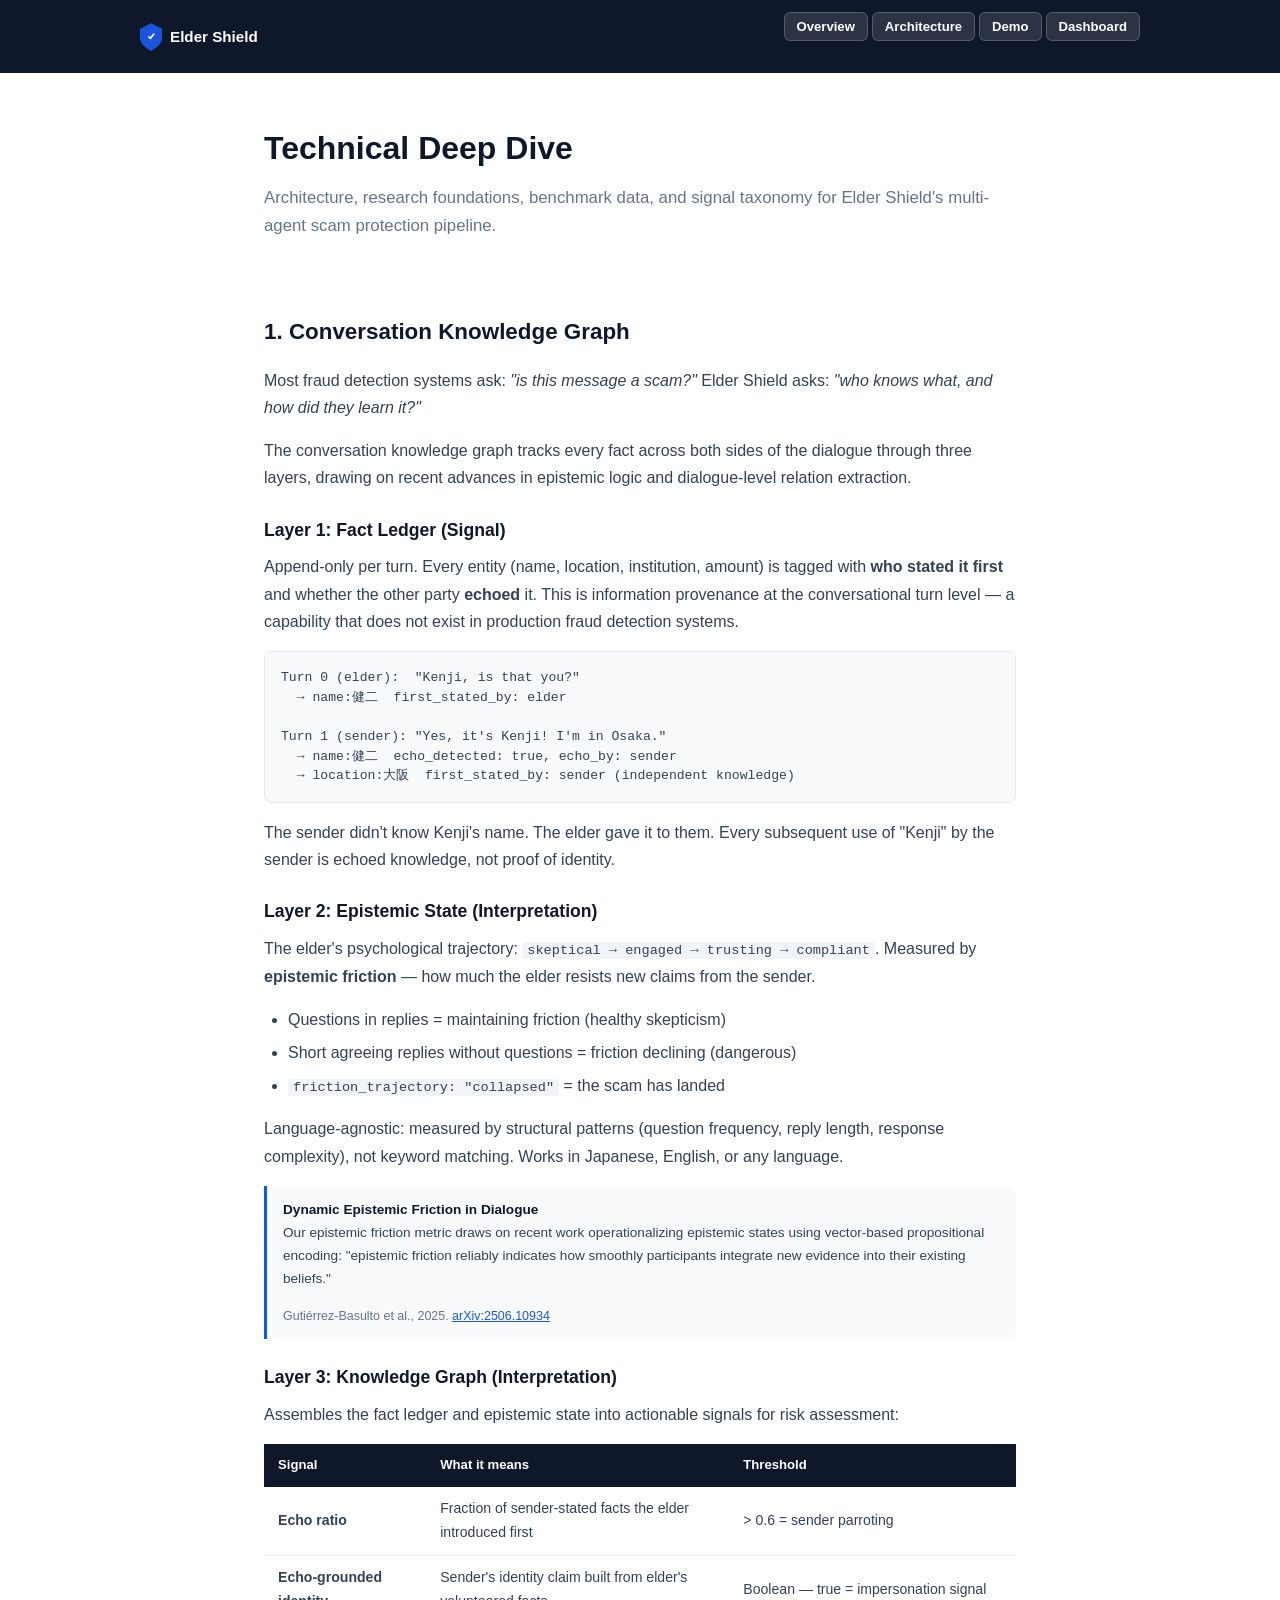
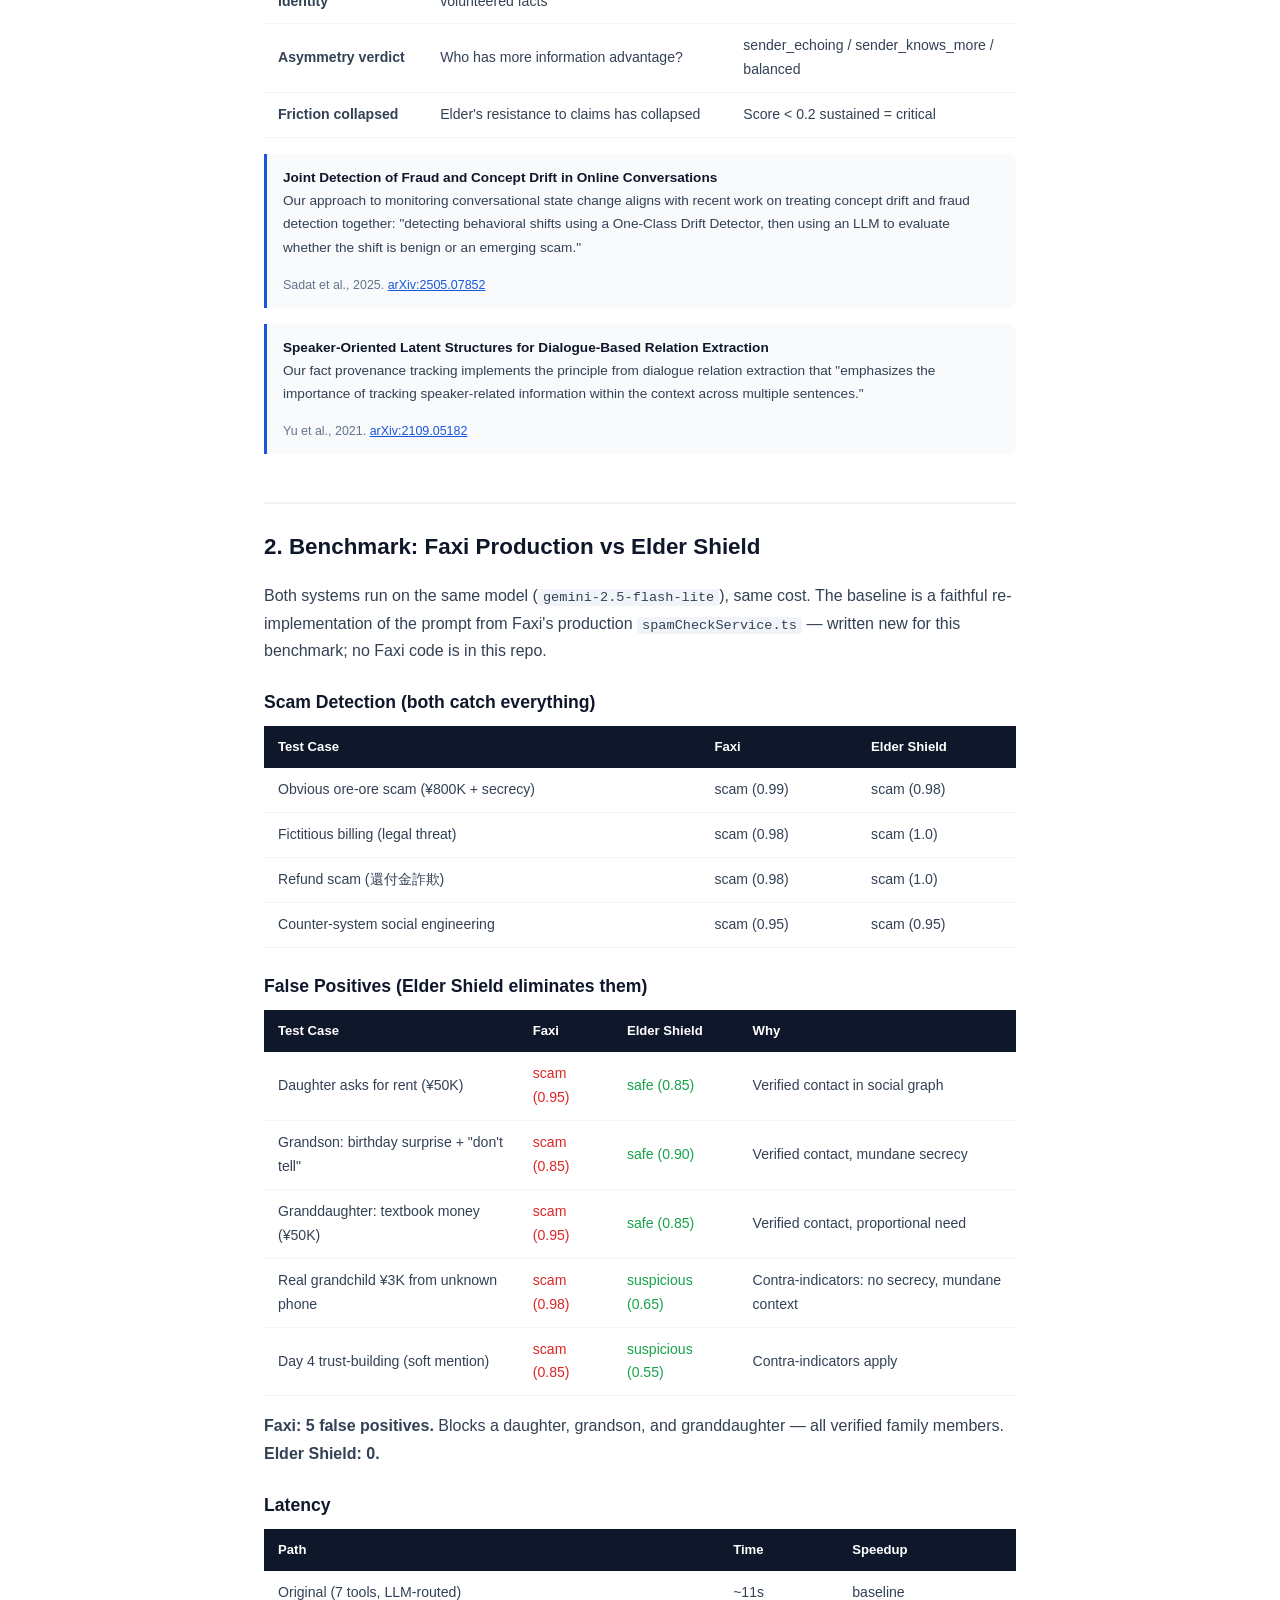
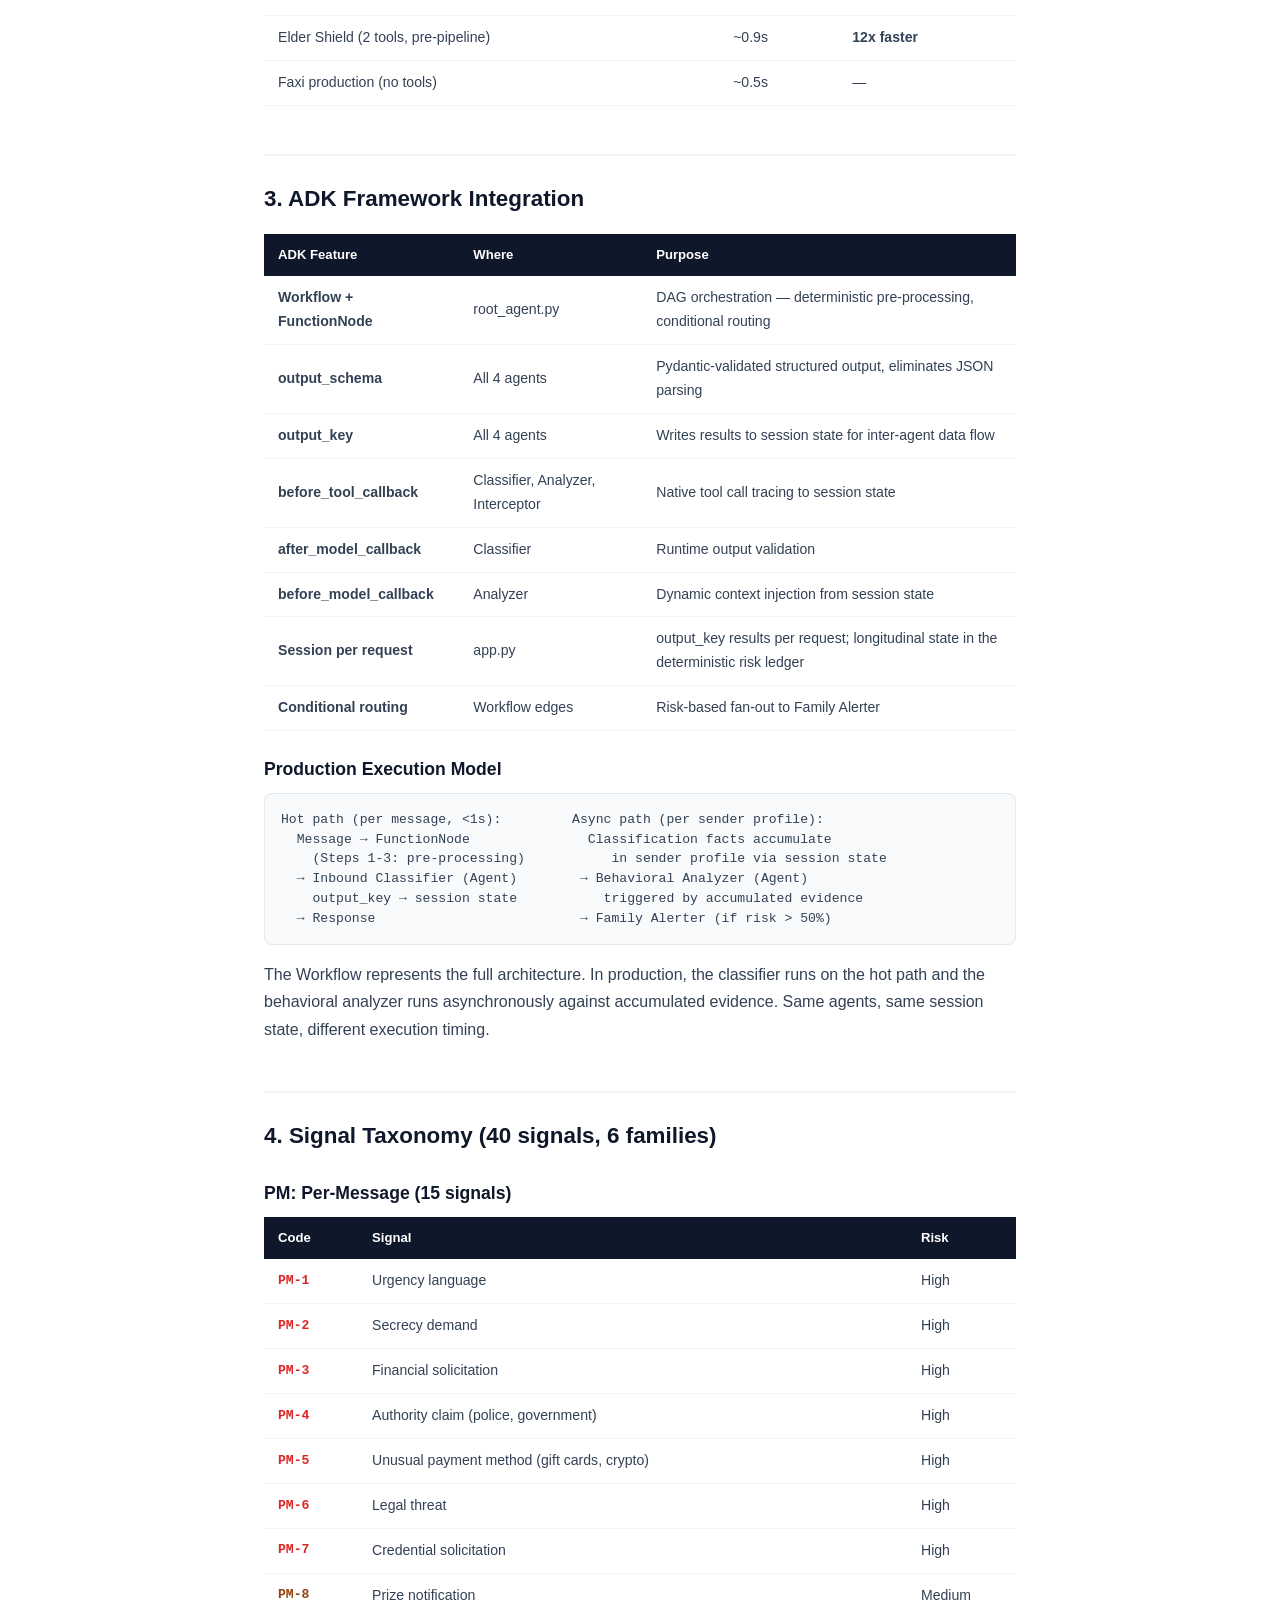
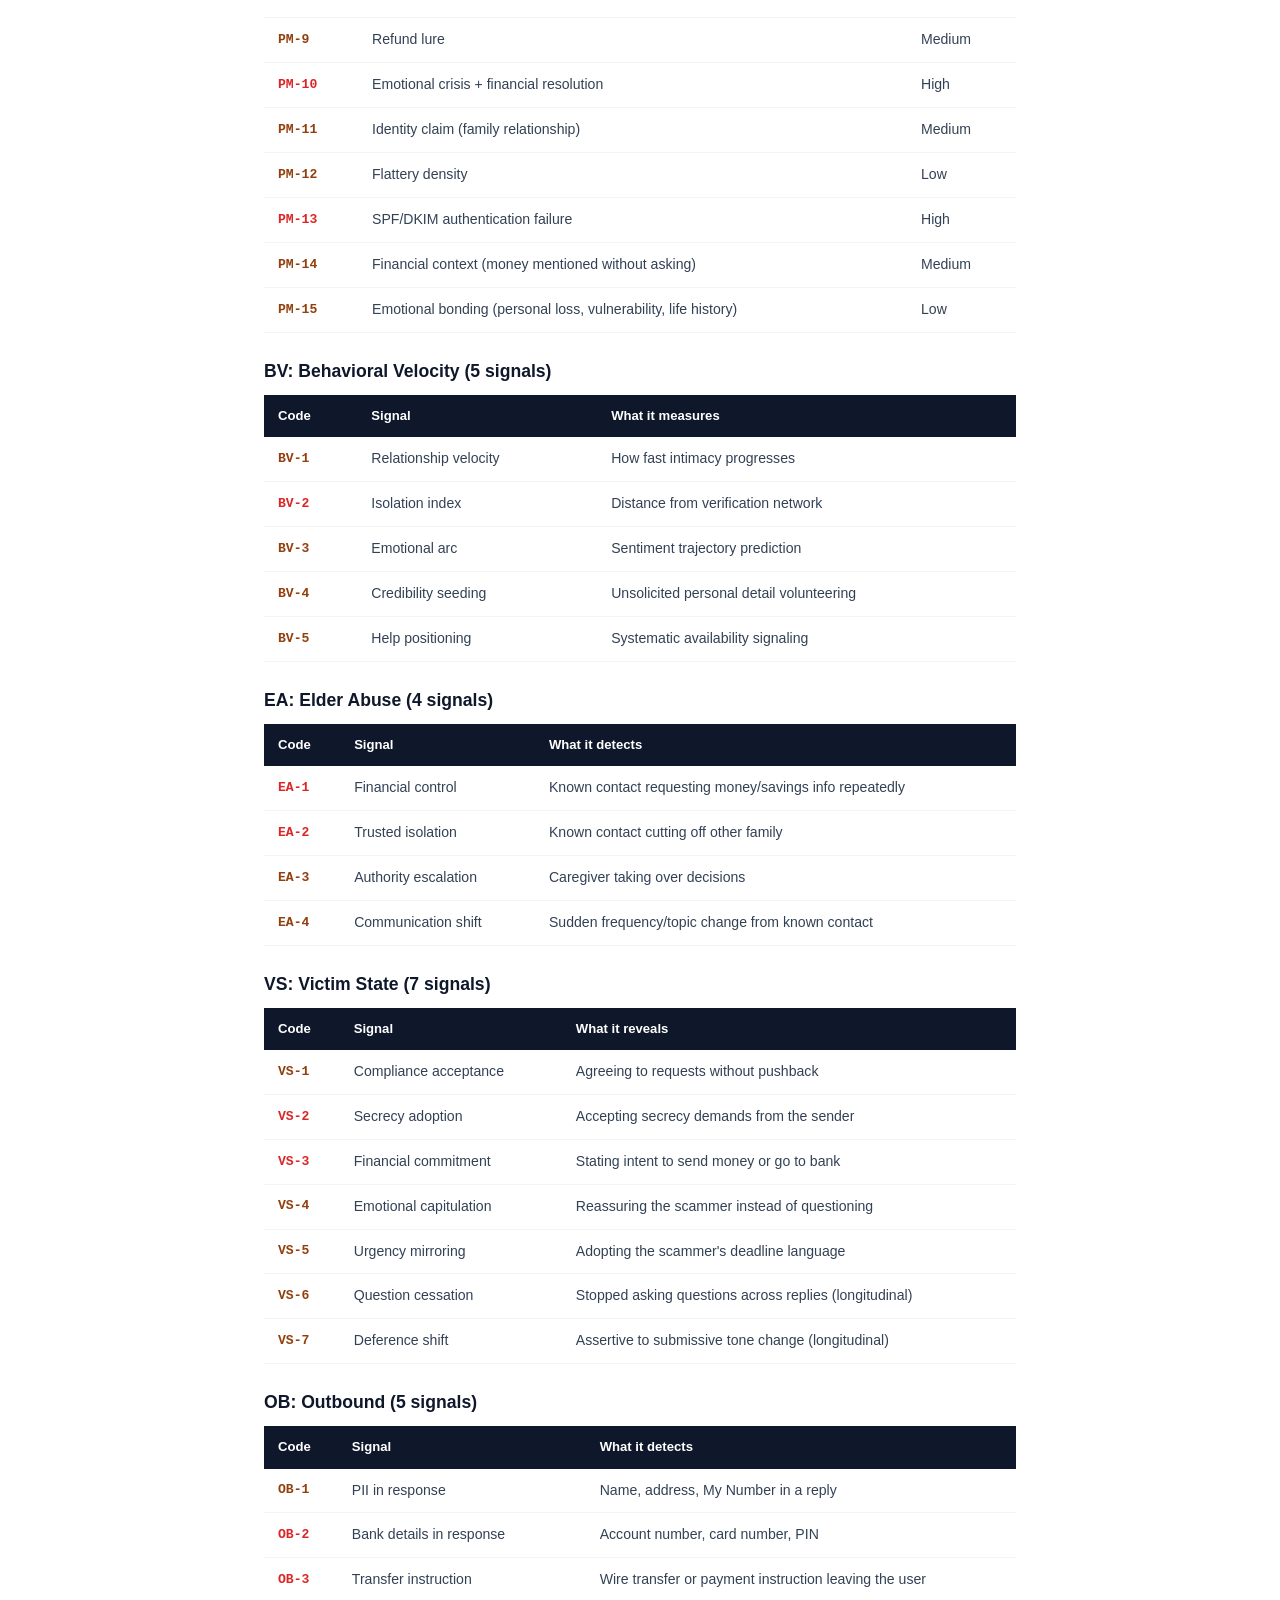
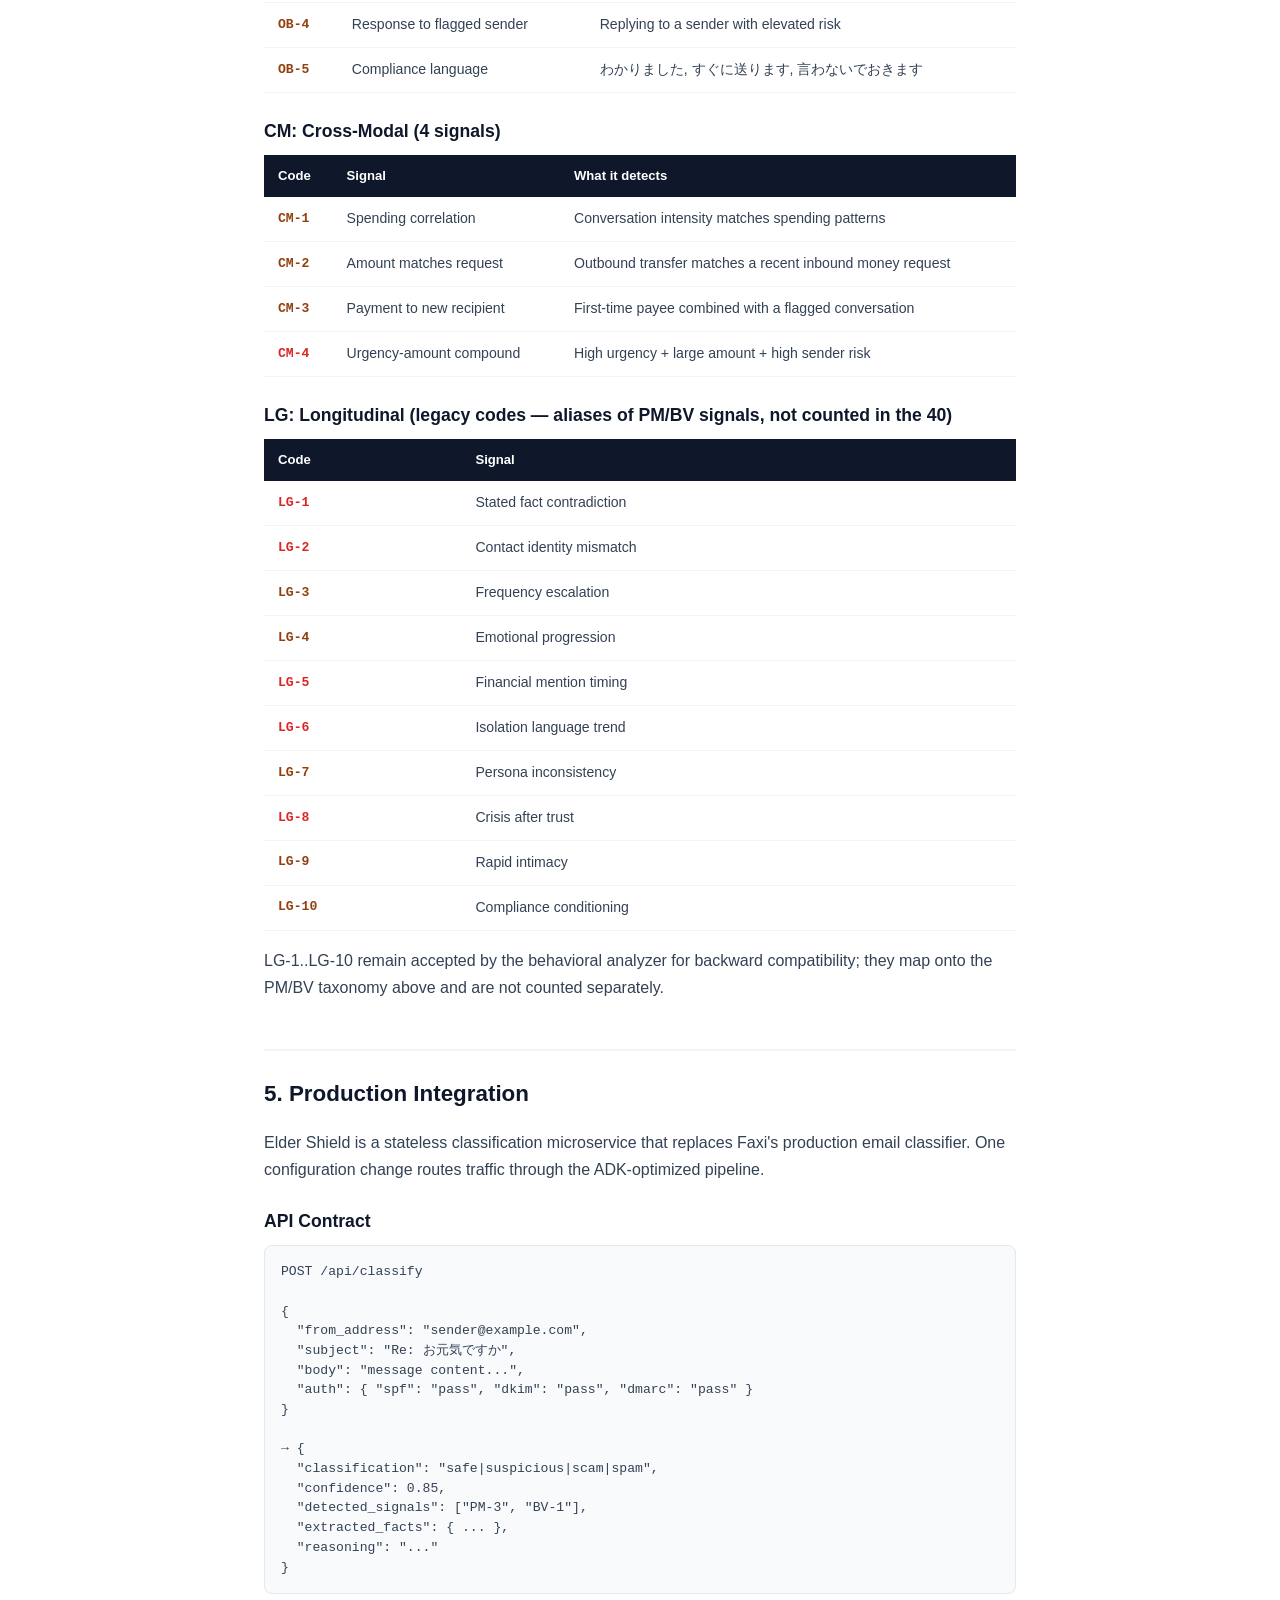
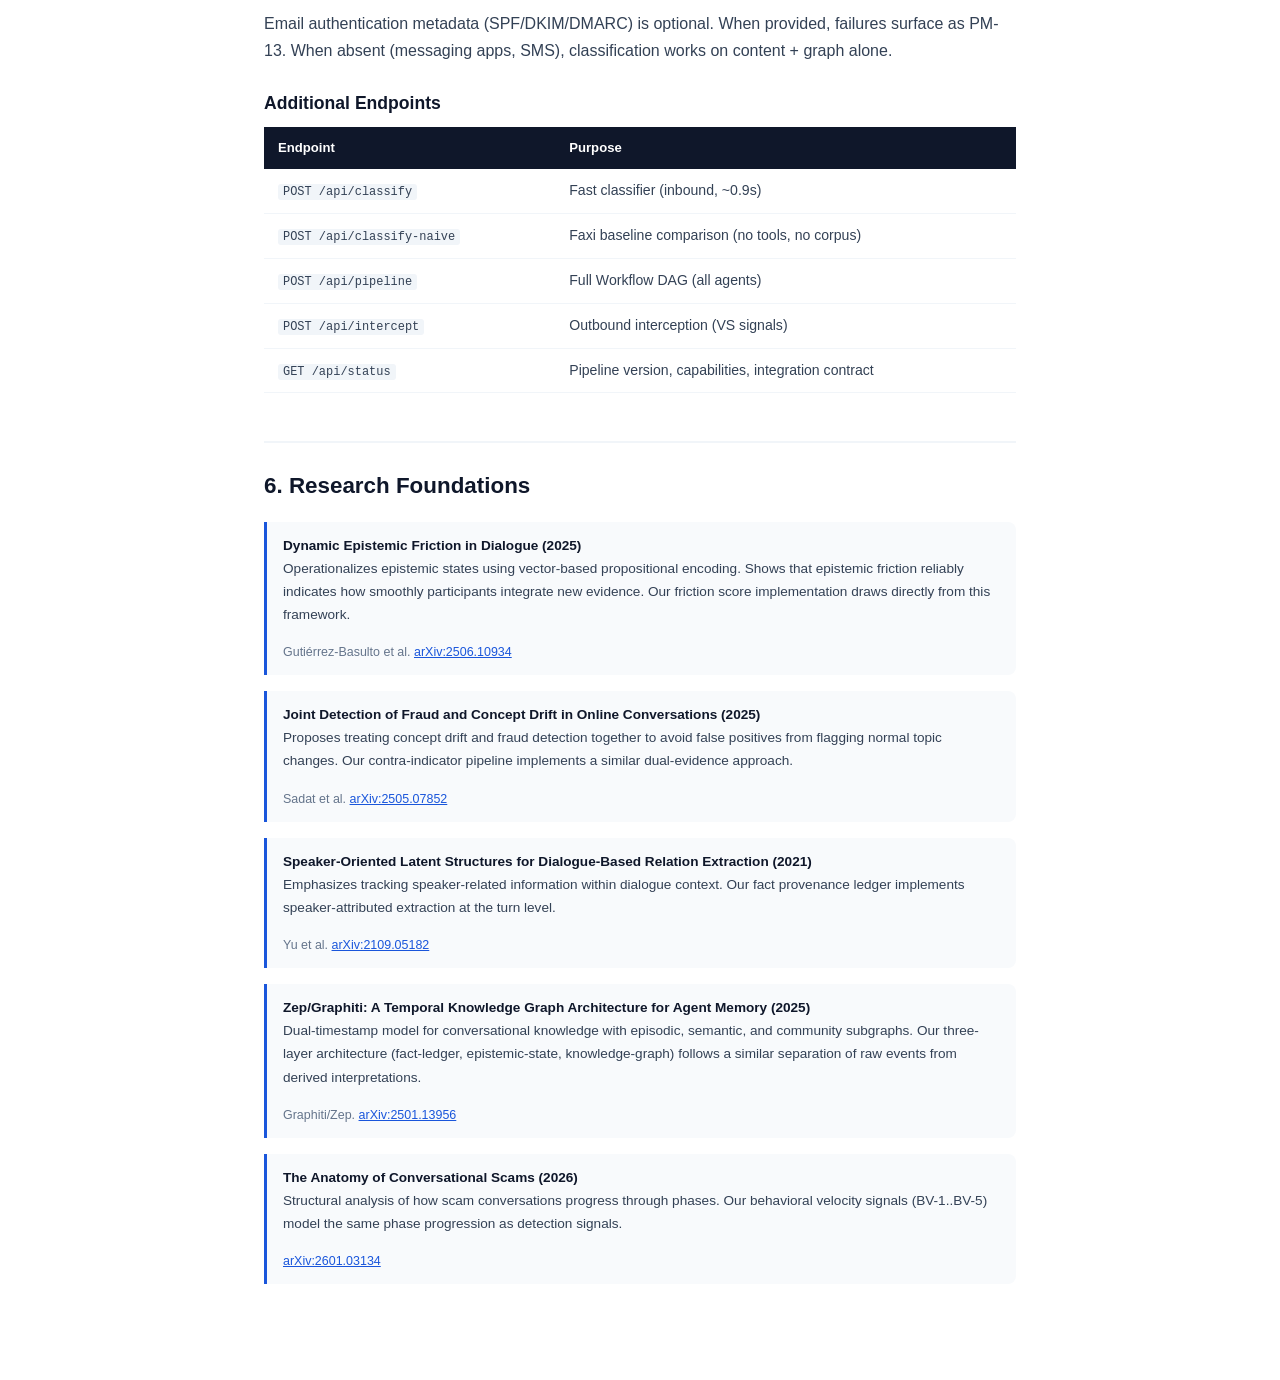
<file: web/technical.html>
<!DOCTYPE html>
<html lang="en">
<head>
  <meta charset="UTF-8">
  <meta name="viewport" content="width=device-width, initial-scale=1.0">
  <title>Elder Shield — Technical Deep Dive</title>
  <style>
    *, *::before, *::after { box-sizing: border-box; margin: 0; padding: 0; }
    :root {
      --navy:       #0f172a;
      --blue:       #1a56db;
      --blue-light: #dbeafe;
      --green:      #16a34a;
      --green-bg:   #f0fdf4;
      --yellow:     #f59e0b;
      --orange:     #ea580c;
      --red:        #dc2626;
      --red-bg:     #fef2f2;
      --gray-50:    #f8fafc;
      --gray-100:   #f1f5f9;
      --gray-200:   #e2e8f0;
      --gray-300:   #cbd5e1;
      --gray-400:   #94a3b8;
      --gray-500:   #64748b;
      --gray-600:   #475569;
      --gray-700:   #334155;
      --radius:     8px;
      --radius-lg:  12px;
      --shadow:     0 1px 3px rgba(0,0,0,0.08);
      --font:       -apple-system, BlinkMacSystemFont, "Segoe UI", Roboto, Arial, sans-serif;
      --font-mono:  "SF Mono", "Fira Code", Menlo, Consolas, monospace;
    }
    html { font-size: 16px; scroll-behavior: smooth; }
    body { font-family: var(--font); color: var(--gray-700); line-height: 1.7; background: #fff; }
    a { color: var(--blue); }

    /* Nav */
    .nav { background: var(--navy); padding: 12px 24px; position: sticky; top: 0; z-index: 100; }
    .nav-inner { max-width: 1000px; margin: 0 auto; display: flex; align-items: center; justify-content: space-between; }
    .nav-brand { color: #fff; text-decoration: none; font-weight: 800; font-size: 0.95rem; display: flex; align-items: center; gap: 8px; }
    .nav-links { display: flex; gap: 4px; list-style: none; }
    .nav-links a { color: var(--gray-300); text-decoration: none; font-size: 0.82rem; font-weight: 500; padding: 6px 12px; border-radius: 6px; }
    .nav-links a:hover { color: #fff; background: rgba(255,255,255,0.08); }
    .nav-links a.nav-app { background: rgba(255,255,255,0.12); border: 1px solid rgba(255,255,255,0.2); color: #fff; font-weight: 600; }

    /* Content */
    .content { max-width: 800px; margin: 0 auto; padding: 48px 24px 80px; }
    h1 { font-size: 2rem; font-weight: 800; color: var(--navy); margin-bottom: 8px; }
    .subtitle { font-size: 1.05rem; color: var(--gray-500); margin-bottom: 48px; }
    h2 { font-size: 1.4rem; font-weight: 800; color: var(--navy); margin: 48px 0 16px; padding-top: 24px; border-top: 2px solid var(--gray-100); }
    h2:first-of-type { border-top: none; margin-top: 0; }
    h3 { font-size: 1.1rem; font-weight: 700; color: var(--navy); margin: 24px 0 8px; }
    p { margin-bottom: 16px; }
    ul, ol { margin-bottom: 16px; padding-left: 24px; }
    li { margin-bottom: 6px; }

    /* Code */
    pre { background: var(--gray-50); border: 1px solid var(--gray-200); border-radius: var(--radius); padding: 16px; overflow-x: auto; font-size: 0.82rem; font-family: var(--font-mono); margin-bottom: 16px; line-height: 1.5; }
    code { font-family: var(--font-mono); font-size: 0.85em; background: var(--gray-100); padding: 1px 5px; border-radius: 3px; }

    /* Tables */
    table { width: 100%; border-collapse: collapse; margin-bottom: 16px; font-size: 0.88rem; }
    th { background: var(--navy); color: #fff; text-align: left; padding: 10px 14px; font-size: 0.82rem; }
    td { padding: 10px 14px; border-bottom: 1px solid var(--gray-100); }
    tr:hover td { background: var(--gray-50); }

    /* Citation */
    .cite { background: var(--gray-50); border-left: 3px solid var(--blue); padding: 12px 16px; margin: 16px 0; border-radius: 0 var(--radius) var(--radius) 0; font-size: 0.85rem; }
    .cite-title { font-weight: 700; color: var(--navy); }
    .cite-meta { font-size: 0.78rem; color: var(--gray-500); margin-top: 4px; }

    /* Signal table */
    .sig-code { font-family: var(--font-mono); font-weight: 700; font-size: 0.82rem; }
    .sig-danger { color: var(--red); }
    .sig-warn { color: #92400e; }
    .sig-safe { color: var(--green); }

    @media (max-width: 768px) {
      .nav-links { display: none; }
      h1 { font-size: 1.5rem; }
    }
  </style>
</head>
<body>

<nav class="nav">
  <div class="nav-inner">
    <a href="/shield" class="nav-brand">
      <svg viewBox="0 0 32 40" width="22" height="28">
        <path d="M16 0 L32 8 L32 22 C32 32 16 40 16 40 C16 40 0 32 0 22 L0 8 Z" fill="#1a56db"/>
        <path d="M13 20 L15 22 L20 16" stroke="#fff" stroke-width="2.5" fill="none" stroke-linecap="round" stroke-linejoin="round"/>
      </svg>
      Elder Shield
    </a>
    <ul class="nav-links">
      <li><a href="/shield" class="nav-app">Overview</a></li>
      <li><a href="/architecture" class="nav-app">Architecture</a></li>
      <li><a href="/analyzer" class="nav-app">Demo</a></li>
      <li><a href="/dashboard" class="nav-app">Dashboard</a></li>
    </ul>
  </div>
</nav>

<div class="content">

<h1>Technical Deep Dive</h1>
<p class="subtitle">Architecture, research foundations, benchmark data, and signal taxonomy for Elder Shield's multi-agent scam protection pipeline.</p>

<!-- ============================================================ -->
<h2>1. Conversation Knowledge Graph</h2>

<p>Most fraud detection systems ask: <em>"is this message a scam?"</em> Elder Shield asks: <em>"who knows what, and how did they learn it?"</em></p>

<p>The conversation knowledge graph tracks every fact across both sides of the dialogue through three layers, drawing on recent advances in epistemic logic and dialogue-level relation extraction.</p>

<h3>Layer 1: Fact Ledger (Signal)</h3>
<p>Append-only per turn. Every entity (name, location, institution, amount) is tagged with <strong>who stated it first</strong> and whether the other party <strong>echoed</strong> it. This is information provenance at the conversational turn level &mdash; a capability that does not exist in production fraud detection systems.</p>

<pre>Turn 0 (elder):  "Kenji, is that you?"
  → name:健二  first_stated_by: elder

Turn 1 (sender): "Yes, it's Kenji! I'm in Osaka."
  → name:健二  echo_detected: true, echo_by: sender
  → location:大阪  first_stated_by: sender (independent knowledge)</pre>

<p>The sender didn't know Kenji's name. The elder gave it to them. Every subsequent use of "Kenji" by the sender is echoed knowledge, not proof of identity.</p>

<h3>Layer 2: Epistemic State (Interpretation)</h3>
<p>The elder's psychological trajectory: <code>skeptical → engaged → trusting → compliant</code>. Measured by <strong>epistemic friction</strong> &mdash; how much the elder resists new claims from the sender.</p>

<ul>
  <li>Questions in replies = maintaining friction (healthy skepticism)</li>
  <li>Short agreeing replies without questions = friction declining (dangerous)</li>
  <li><code>friction_trajectory: "collapsed"</code> = the scam has landed</li>
</ul>

<p>Language-agnostic: measured by structural patterns (question frequency, reply length, response complexity), not keyword matching. Works in Japanese, English, or any language.</p>

<div class="cite">
  <div class="cite-title">Dynamic Epistemic Friction in Dialogue</div>
  <p>Our epistemic friction metric draws on recent work operationalizing epistemic states using vector-based propositional encoding: "epistemic friction reliably indicates how smoothly participants integrate new evidence into their existing beliefs."</p>
  <div class="cite-meta">Gutiérrez-Basulto et al., 2025. <a href="https://arxiv.org/abs/2506.10934" target="_blank">arXiv:2506.10934</a></div>
</div>

<h3>Layer 3: Knowledge Graph (Interpretation)</h3>
<p>Assembles the fact ledger and epistemic state into actionable signals for risk assessment:</p>

<table>
  <thead><tr><th>Signal</th><th>What it means</th><th>Threshold</th></tr></thead>
  <tbody>
    <tr><td><strong>Echo ratio</strong></td><td>Fraction of sender-stated facts the elder introduced first</td><td>&gt; 0.6 = sender parroting</td></tr>
    <tr><td><strong>Echo-grounded identity</strong></td><td>Sender's identity claim built from elder's volunteered facts</td><td>Boolean &mdash; true = impersonation signal</td></tr>
    <tr><td><strong>Asymmetry verdict</strong></td><td>Who has more information advantage?</td><td>sender_echoing / sender_knows_more / balanced</td></tr>
    <tr><td><strong>Friction collapsed</strong></td><td>Elder's resistance to claims has collapsed</td><td>Score &lt; 0.2 sustained = critical</td></tr>
  </tbody>
</table>

<div class="cite">
  <div class="cite-title">Joint Detection of Fraud and Concept Drift in Online Conversations</div>
  <p>Our approach to monitoring conversational state change aligns with recent work on treating concept drift and fraud detection together: "detecting behavioral shifts using a One-Class Drift Detector, then using an LLM to evaluate whether the shift is benign or an emerging scam."</p>
  <div class="cite-meta">Sadat et al., 2025. <a href="https://arxiv.org/abs/2505.07852" target="_blank">arXiv:2505.07852</a></div>
</div>

<div class="cite">
  <div class="cite-title">Speaker-Oriented Latent Structures for Dialogue-Based Relation Extraction</div>
  <p>Our fact provenance tracking implements the principle from dialogue relation extraction that "emphasizes the importance of tracking speaker-related information within the context across multiple sentences."</p>
  <div class="cite-meta">Yu et al., 2021. <a href="https://arxiv.org/abs/2109.05182" target="_blank">arXiv:2109.05182</a></div>
</div>

<!-- ============================================================ -->
<h2>2. Benchmark: Faxi Production vs Elder Shield</h2>

<p>Both systems run on the same model (<code>gemini-2.5-flash-lite</code>), same cost. The baseline is a faithful re-implementation of the prompt from Faxi's production <code>spamCheckService.ts</code> — written new for this benchmark; no Faxi code is in this repo.</p>

<h3>Scam Detection (both catch everything)</h3>
<table>
  <thead><tr><th>Test Case</th><th>Faxi</th><th>Elder Shield</th></tr></thead>
  <tbody>
    <tr><td>Obvious ore-ore scam (¥800K + secrecy)</td><td>scam (0.99)</td><td>scam (0.98)</td></tr>
    <tr><td>Fictitious billing (legal threat)</td><td>scam (0.98)</td><td>scam (1.0)</td></tr>
    <tr><td>Refund scam (還付金詐欺)</td><td>scam (0.98)</td><td>scam (1.0)</td></tr>
    <tr><td>Counter-system social engineering</td><td>scam (0.95)</td><td>scam (0.95)</td></tr>
  </tbody>
</table>

<h3>False Positives (Elder Shield eliminates them)</h3>
<table>
  <thead><tr><th>Test Case</th><th>Faxi</th><th>Elder Shield</th><th>Why</th></tr></thead>
  <tbody>
    <tr><td>Daughter asks for rent (¥50K)</td><td style="color:var(--red);">scam (0.95)</td><td style="color:var(--green);">safe (0.85)</td><td>Verified contact in social graph</td></tr>
    <tr><td>Grandson: birthday surprise + "don't tell"</td><td style="color:var(--red);">scam (0.85)</td><td style="color:var(--green);">safe (0.90)</td><td>Verified contact, mundane secrecy</td></tr>
    <tr><td>Granddaughter: textbook money (¥50K)</td><td style="color:var(--red);">scam (0.95)</td><td style="color:var(--green);">safe (0.85)</td><td>Verified contact, proportional need</td></tr>
    <tr><td>Real grandchild ¥3K from unknown phone</td><td style="color:var(--red);">scam (0.98)</td><td style="color:var(--green);">suspicious (0.65)</td><td>Contra-indicators: no secrecy, mundane context</td></tr>
    <tr><td>Day 4 trust-building (soft mention)</td><td style="color:var(--red);">scam (0.85)</td><td style="color:var(--green);">suspicious (0.55)</td><td>Contra-indicators apply</td></tr>
  </tbody>
</table>

<p><strong>Faxi: 5 false positives.</strong> Blocks a daughter, grandson, and granddaughter &mdash; all verified family members. <strong>Elder Shield: 0.</strong></p>

<h3>Latency</h3>
<table>
  <thead><tr><th>Path</th><th>Time</th><th>Speedup</th></tr></thead>
  <tbody>
    <tr><td>Original (7 tools, LLM-routed)</td><td>~11s</td><td>baseline</td></tr>
    <tr><td>Elder Shield (2 tools, pre-pipeline)</td><td>~0.9s</td><td><strong>12x faster</strong></td></tr>
    <tr><td>Faxi production (no tools)</td><td>~0.5s</td><td>&mdash;</td></tr>
  </tbody>
</table>

<!-- ============================================================ -->
<h2>3. ADK Framework Integration</h2>

<table>
  <thead><tr><th>ADK Feature</th><th>Where</th><th>Purpose</th></tr></thead>
  <tbody>
    <tr><td><strong>Workflow + FunctionNode</strong></td><td>root_agent.py</td><td>DAG orchestration &mdash; deterministic pre-processing, conditional routing</td></tr>
    <tr><td><strong>output_schema</strong></td><td>All 4 agents</td><td>Pydantic-validated structured output, eliminates JSON parsing</td></tr>
    <tr><td><strong>output_key</strong></td><td>All 4 agents</td><td>Writes results to session state for inter-agent data flow</td></tr>
    <tr><td><strong>before_tool_callback</strong></td><td>Classifier, Analyzer, Interceptor</td><td>Native tool call tracing to session state</td></tr>
    <tr><td><strong>after_model_callback</strong></td><td>Classifier</td><td>Runtime output validation</td></tr>
    <tr><td><strong>before_model_callback</strong></td><td>Analyzer</td><td>Dynamic context injection from session state</td></tr>
    <tr><td><strong>Session per request</strong></td><td>app.py</td><td>output_key results per request; longitudinal state in the deterministic risk ledger</td></tr>
    <tr><td><strong>Conditional routing</strong></td><td>Workflow edges</td><td>Risk-based fan-out to Family Alerter</td></tr>
  </tbody>
</table>

<h3>Production Execution Model</h3>
<pre>Hot path (per message, &lt;1s):         Async path (per sender profile):
  Message → FunctionNode               Classification facts accumulate
    (Steps 1-3: pre-processing)           in sender profile via session state
  → Inbound Classifier (Agent)        → Behavioral Analyzer (Agent)
    output_key → session state           triggered by accumulated evidence
  → Response                          → Family Alerter (if risk &gt; 50%)</pre>

<p>The Workflow represents the full architecture. In production, the classifier runs on the hot path and the behavioral analyzer runs asynchronously against accumulated evidence. Same agents, same session state, different execution timing.</p>

<!-- ============================================================ -->
<h2>4. Signal Taxonomy (40 signals, 6 families)</h2>

<h3>PM: Per-Message (15 signals)</h3>
<table>
  <thead><tr><th>Code</th><th>Signal</th><th>Risk</th></tr></thead>
  <tbody>
    <tr><td class="sig-code sig-danger">PM-1</td><td>Urgency language</td><td>High</td></tr>
    <tr><td class="sig-code sig-danger">PM-2</td><td>Secrecy demand</td><td>High</td></tr>
    <tr><td class="sig-code sig-danger">PM-3</td><td>Financial solicitation</td><td>High</td></tr>
    <tr><td class="sig-code sig-danger">PM-4</td><td>Authority claim (police, government)</td><td>High</td></tr>
    <tr><td class="sig-code sig-danger">PM-5</td><td>Unusual payment method (gift cards, crypto)</td><td>High</td></tr>
    <tr><td class="sig-code sig-danger">PM-6</td><td>Legal threat</td><td>High</td></tr>
    <tr><td class="sig-code sig-danger">PM-7</td><td>Credential solicitation</td><td>High</td></tr>
    <tr><td class="sig-code sig-warn">PM-8</td><td>Prize notification</td><td>Medium</td></tr>
    <tr><td class="sig-code sig-warn">PM-9</td><td>Refund lure</td><td>Medium</td></tr>
    <tr><td class="sig-code sig-danger">PM-10</td><td>Emotional crisis + financial resolution</td><td>High</td></tr>
    <tr><td class="sig-code sig-warn">PM-11</td><td>Identity claim (family relationship)</td><td>Medium</td></tr>
    <tr><td class="sig-code sig-warn">PM-12</td><td>Flattery density</td><td>Low</td></tr>
    <tr><td class="sig-code sig-danger">PM-13</td><td>SPF/DKIM authentication failure</td><td>High</td></tr>
    <tr><td class="sig-code sig-warn">PM-14</td><td>Financial context (money mentioned without asking)</td><td>Medium</td></tr>
    <tr><td class="sig-code sig-warn">PM-15</td><td>Emotional bonding (personal loss, vulnerability, life history)</td><td>Low</td></tr>
  </tbody>
</table>

<h3>BV: Behavioral Velocity (5 signals)</h3>
<table>
  <thead><tr><th>Code</th><th>Signal</th><th>What it measures</th></tr></thead>
  <tbody>
    <tr><td class="sig-code sig-warn">BV-1</td><td>Relationship velocity</td><td>How fast intimacy progresses</td></tr>
    <tr><td class="sig-code sig-danger">BV-2</td><td>Isolation index</td><td>Distance from verification network</td></tr>
    <tr><td class="sig-code sig-warn">BV-3</td><td>Emotional arc</td><td>Sentiment trajectory prediction</td></tr>
    <tr><td class="sig-code sig-warn">BV-4</td><td>Credibility seeding</td><td>Unsolicited personal detail volunteering</td></tr>
    <tr><td class="sig-code sig-warn">BV-5</td><td>Help positioning</td><td>Systematic availability signaling</td></tr>
  </tbody>
</table>

<h3>EA: Elder Abuse (4 signals)</h3>
<table>
  <thead><tr><th>Code</th><th>Signal</th><th>What it detects</th></tr></thead>
  <tbody>
    <tr><td class="sig-code sig-danger">EA-1</td><td>Financial control</td><td>Known contact requesting money/savings info repeatedly</td></tr>
    <tr><td class="sig-code sig-danger">EA-2</td><td>Trusted isolation</td><td>Known contact cutting off other family</td></tr>
    <tr><td class="sig-code sig-warn">EA-3</td><td>Authority escalation</td><td>Caregiver taking over decisions</td></tr>
    <tr><td class="sig-code sig-warn">EA-4</td><td>Communication shift</td><td>Sudden frequency/topic change from known contact</td></tr>
  </tbody>
</table>

<h3>VS: Victim State (7 signals)</h3>
<table>
  <thead><tr><th>Code</th><th>Signal</th><th>What it reveals</th></tr></thead>
  <tbody>
    <tr><td class="sig-code sig-warn">VS-1</td><td>Compliance acceptance</td><td>Agreeing to requests without pushback</td></tr>
    <tr><td class="sig-code sig-danger">VS-2</td><td>Secrecy adoption</td><td>Accepting secrecy demands from the sender</td></tr>
    <tr><td class="sig-code sig-danger">VS-3</td><td>Financial commitment</td><td>Stating intent to send money or go to bank</td></tr>
    <tr><td class="sig-code sig-warn">VS-4</td><td>Emotional capitulation</td><td>Reassuring the scammer instead of questioning</td></tr>
    <tr><td class="sig-code sig-warn">VS-5</td><td>Urgency mirroring</td><td>Adopting the scammer's deadline language</td></tr>
    <tr><td class="sig-code sig-warn">VS-6</td><td>Question cessation</td><td>Stopped asking questions across replies (longitudinal)</td></tr>
    <tr><td class="sig-code sig-warn">VS-7</td><td>Deference shift</td><td>Assertive to submissive tone change (longitudinal)</td></tr>
  </tbody>
</table>

<h3>OB: Outbound (5 signals)</h3>
<table>
  <thead><tr><th>Code</th><th>Signal</th><th>What it detects</th></tr></thead>
  <tbody>
    <tr><td class="sig-code sig-warn">OB-1</td><td>PII in response</td><td>Name, address, My Number in a reply</td></tr>
    <tr><td class="sig-code sig-danger">OB-2</td><td>Bank details in response</td><td>Account number, card number, PIN</td></tr>
    <tr><td class="sig-code sig-danger">OB-3</td><td>Transfer instruction</td><td>Wire transfer or payment instruction leaving the user</td></tr>
    <tr><td class="sig-code sig-warn">OB-4</td><td>Response to flagged sender</td><td>Replying to a sender with elevated risk</td></tr>
    <tr><td class="sig-code sig-warn">OB-5</td><td>Compliance language</td><td>わかりました, すぐに送ります, 言わないでおきます</td></tr>
  </tbody>
</table>

<h3>CM: Cross-Modal (4 signals)</h3>
<table>
  <thead><tr><th>Code</th><th>Signal</th><th>What it detects</th></tr></thead>
  <tbody>
    <tr><td class="sig-code sig-warn">CM-1</td><td>Spending correlation</td><td>Conversation intensity matches spending patterns</td></tr>
    <tr><td class="sig-code sig-warn">CM-2</td><td>Amount matches request</td><td>Outbound transfer matches a recent inbound money request</td></tr>
    <tr><td class="sig-code sig-warn">CM-3</td><td>Payment to new recipient</td><td>First-time payee combined with a flagged conversation</td></tr>
    <tr><td class="sig-code sig-danger">CM-4</td><td>Urgency-amount compound</td><td>High urgency + large amount + high sender risk</td></tr>
  </tbody>
</table>

<h3>LG: Longitudinal (legacy codes — aliases of PM/BV signals, not counted in the 40)</h3>
<table>
  <thead><tr><th>Code</th><th>Signal</th></tr></thead>
  <tbody>
    <tr><td class="sig-code sig-danger">LG-1</td><td>Stated fact contradiction</td></tr>
    <tr><td class="sig-code sig-danger">LG-2</td><td>Contact identity mismatch</td></tr>
    <tr><td class="sig-code sig-warn">LG-3</td><td>Frequency escalation</td></tr>
    <tr><td class="sig-code sig-warn">LG-4</td><td>Emotional progression</td></tr>
    <tr><td class="sig-code sig-danger">LG-5</td><td>Financial mention timing</td></tr>
    <tr><td class="sig-code sig-danger">LG-6</td><td>Isolation language trend</td></tr>
    <tr><td class="sig-code sig-warn">LG-7</td><td>Persona inconsistency</td></tr>
    <tr><td class="sig-code sig-danger">LG-8</td><td>Crisis after trust</td></tr>
    <tr><td class="sig-code sig-warn">LG-9</td><td>Rapid intimacy</td></tr>
    <tr><td class="sig-code sig-warn">LG-10</td><td>Compliance conditioning</td></tr>
  </tbody>
</table>
<p>LG-1..LG-10 remain accepted by the behavioral analyzer for backward compatibility; they map onto the PM/BV taxonomy above and are not counted separately.</p>

<!-- ============================================================ -->
<h2>5. Production Integration</h2>

<p>Elder Shield is a stateless classification microservice that replaces Faxi's production email classifier. One configuration change routes traffic through the ADK-optimized pipeline.</p>

<h3>API Contract</h3>
<pre>POST /api/classify

{
  "from_address": "sender@example.com",
  "subject": "Re: お元気ですか",
  "body": "message content...",
  "auth": { "spf": "pass", "dkim": "pass", "dmarc": "pass" }
}

→ {
  "classification": "safe|suspicious|scam|spam",
  "confidence": 0.85,
  "detected_signals": ["PM-3", "BV-1"],
  "extracted_facts": { ... },
  "reasoning": "..."
}</pre>

<p>Email authentication metadata (SPF/DKIM/DMARC) is optional. When provided, failures surface as PM-13. When absent (messaging apps, SMS), classification works on content + graph alone.</p>

<h3>Additional Endpoints</h3>
<table>
  <thead><tr><th>Endpoint</th><th>Purpose</th></tr></thead>
  <tbody>
    <tr><td><code>POST /api/classify</code></td><td>Fast classifier (inbound, ~0.9s)</td></tr>
    <tr><td><code>POST /api/classify-naive</code></td><td>Faxi baseline comparison (no tools, no corpus)</td></tr>
    <tr><td><code>POST /api/pipeline</code></td><td>Full Workflow DAG (all agents)</td></tr>
    <tr><td><code>POST /api/intercept</code></td><td>Outbound interception (VS signals)</td></tr>
    <tr><td><code>GET /api/status</code></td><td>Pipeline version, capabilities, integration contract</td></tr>
  </tbody>
</table>

<!-- ============================================================ -->
<h2>6. Research Foundations</h2>

<div class="cite">
  <div class="cite-title">Dynamic Epistemic Friction in Dialogue (2025)</div>
  <p>Operationalizes epistemic states using vector-based propositional encoding. Shows that epistemic friction reliably indicates how smoothly participants integrate new evidence. Our friction score implementation draws directly from this framework.</p>
  <div class="cite-meta">Gutiérrez-Basulto et al. <a href="https://arxiv.org/abs/2506.10934" target="_blank">arXiv:2506.10934</a></div>
</div>

<div class="cite">
  <div class="cite-title">Joint Detection of Fraud and Concept Drift in Online Conversations (2025)</div>
  <p>Proposes treating concept drift and fraud detection together to avoid false positives from flagging normal topic changes. Our contra-indicator pipeline implements a similar dual-evidence approach.</p>
  <div class="cite-meta">Sadat et al. <a href="https://arxiv.org/abs/2505.07852" target="_blank">arXiv:2505.07852</a></div>
</div>

<div class="cite">
  <div class="cite-title">Speaker-Oriented Latent Structures for Dialogue-Based Relation Extraction (2021)</div>
  <p>Emphasizes tracking speaker-related information within dialogue context. Our fact provenance ledger implements speaker-attributed extraction at the turn level.</p>
  <div class="cite-meta">Yu et al. <a href="https://arxiv.org/abs/2109.05182" target="_blank">arXiv:2109.05182</a></div>
</div>

<div class="cite">
  <div class="cite-title">Zep/Graphiti: A Temporal Knowledge Graph Architecture for Agent Memory (2025)</div>
  <p>Dual-timestamp model for conversational knowledge with episodic, semantic, and community subgraphs. Our three-layer architecture (fact-ledger, epistemic-state, knowledge-graph) follows a similar separation of raw events from derived interpretations.</p>
  <div class="cite-meta">Graphiti/Zep. <a href="https://arxiv.org/abs/2501.13956" target="_blank">arXiv:2501.13956</a></div>
</div>

<div class="cite">
  <div class="cite-title">The Anatomy of Conversational Scams (2026)</div>
  <p>Structural analysis of how scam conversations progress through phases. Our behavioral velocity signals (BV-1..BV-5) model the same phase progression as detection signals.</p>
  <div class="cite-meta"><a href="https://arxiv.org/abs/2601.03134" target="_blank">arXiv:2601.03134</a></div>
</div>

</div>
</body>
</html>
</file>
